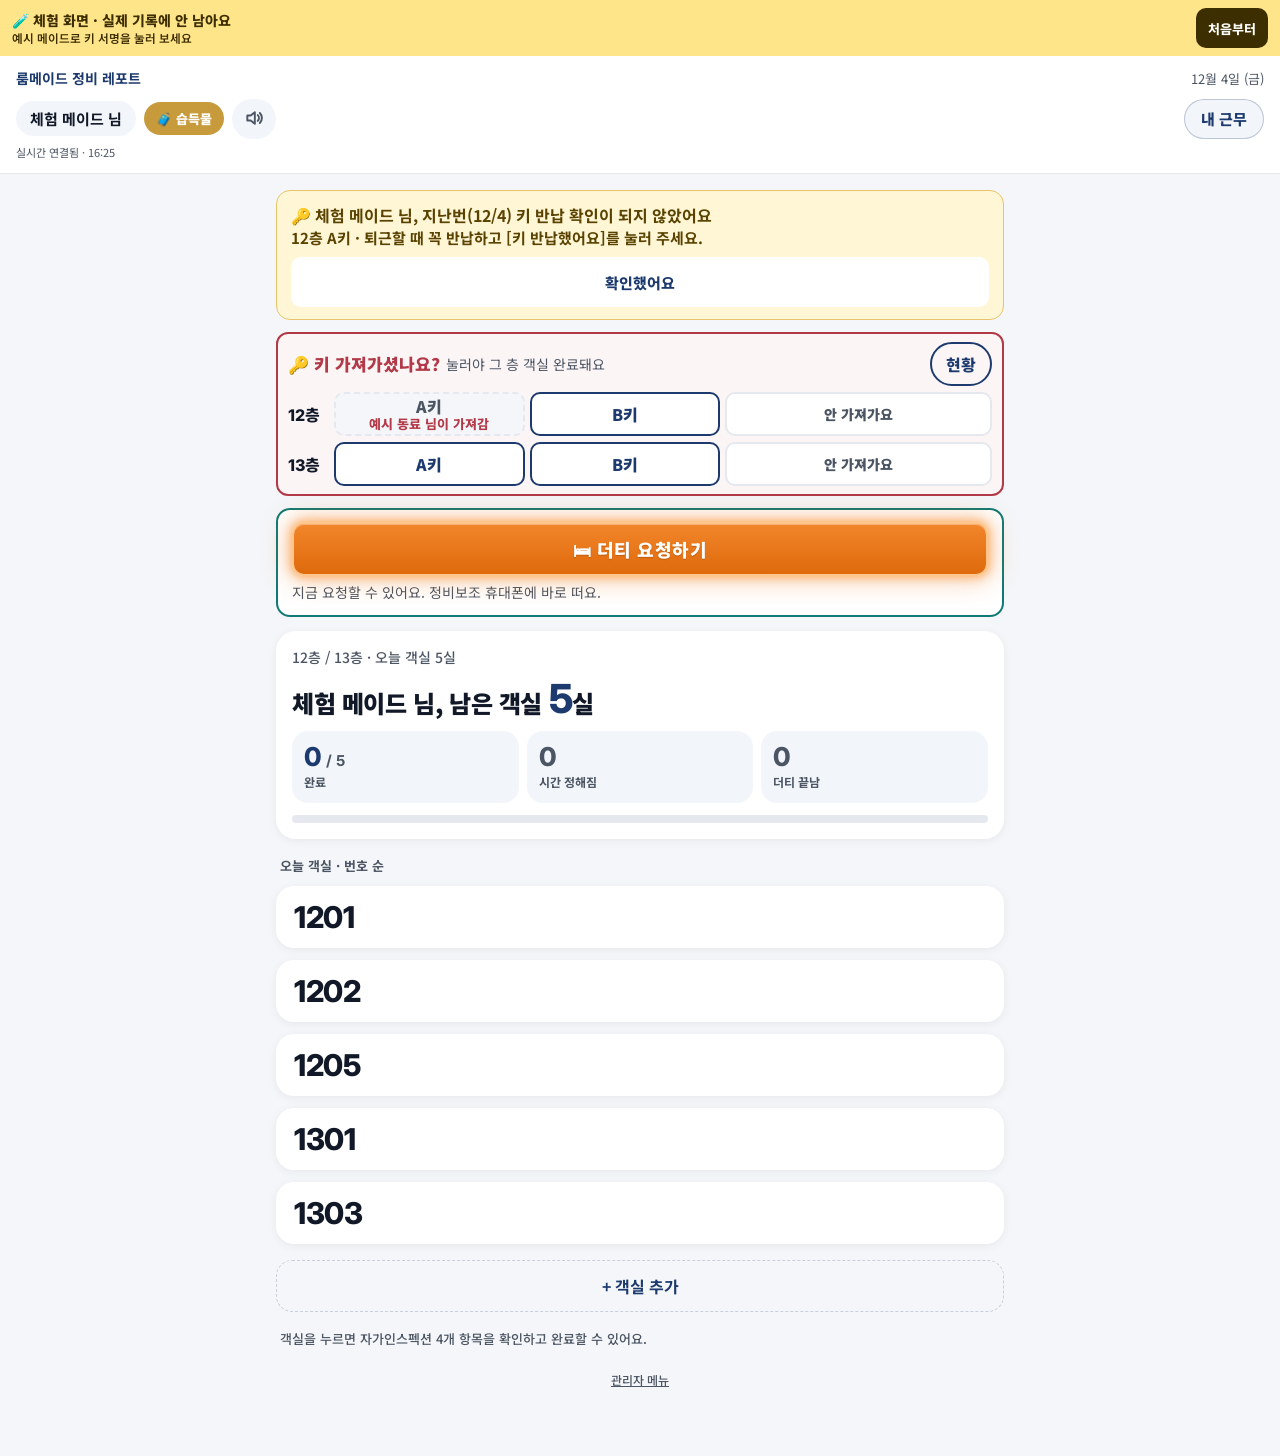
<file: demo/index.html>
<!doctype html>
<html lang="ko">
<head>
<meta charset="utf-8">
<meta name="color-scheme" content="only light">
<meta name="viewport" content="width=device-width, initial-scale=1, viewport-fit=cover">
<title>정비 레포트 · 키 서명 체험</title>
<meta name="robots" content="noindex">
<link rel="icon" type="image/png" href="../icon-192.png">
<link rel="stylesheet" href="https://fonts.googleapis.com/css2?family=Noto+Sans+KR:wght@400;500;700;900&family=Inter:wght@600;700;800&display=swap">
<link rel="stylesheet" href="../app/style.css?v=2026.11.28-2">
<!-- 체험 (2026-11-19): 정비 레포트 화면(app.js)을 그대로 쓰되, 저장소(store.js)만 이 폴더의 가짜로 바꿔 끼움 → 실제 기록에 안 남음 -->
<script type="importmap">{ "imports": { "../app/store.js": "./store.js" } }</script>
<style>
.demo{position:sticky;top:0;z-index:30;background:#FFE58A;color:#3D2E00;font:800 14px "Noto Sans KR",sans-serif;padding:8px 12px;display:flex;align-items:center;gap:8px}
.demo span{flex:1;line-height:1.35}.demo small{display:block;font-weight:600}
.demo button{min-height:40px;border-radius:10px;border:0;background:#3D2E00;color:#fff;font:800 13px "Noto Sans KR",sans-serif;padding:0 12px;cursor:pointer}
.top{top:0}
</style>
</head>
<body>
<div class="demo"><span>🧪 체험 화면 · 실제 기록에 안 남아요<small>예시 메이드로 키 서명을 눌러 보세요</small></span><button onclick="window.__demoReset && window.__demoReset()">처음부터</button></div>
<header class="top">
  <div class="top-row"><h1>룸메이드 정비 레포트</h1><span class="date" id="date">불러오는 중</span></div>
  <div id="bar"></div>
  <div class="sync" id="sync"></div>
</header>
<main id="main"><div class="notice"><strong>체험 화면을 여는 중이에요.</strong></div></main>
<div id="sheet"></div>
<script type="module" src="../app/app.js?v=2026.11.28-2"></script>
</body>
</html>
</file>
<file: app/style.css>
/* 정비 레포트 새 앱 — 지금 앱(Index.html)과 같은 모양 그대로 + 저장 상태 띠·관리자 로그인 등 새 부분 (맨 아래) */
:root{
  --bg:#F3F5F8; --surface:#FFFFFF; --ink:#16202C; --muted:#5E6B7A; --line:#D9DFE7;
  --done:#2E7D4F; --done-soft:#E2F2E8; --issue:#B23A48; --issue-soft:#FBEBED; --navy:#10233F; --warn:#B23A48; --accent:#1F5FA8;
  --f-body:"Noto Sans KR","Apple SD Gothic Neo","Malgun Gothic",sans-serif;
  --f-num:"IBM Plex Mono",ui-monospace,Menlo,monospace;
  --t-vip:#1E8E3E; --t-grp:#D93025; --t-stay:#E8710A; --t-pink:#D6338A; --t-theme:#F4C20D; --t-duty:#3BA7E0;
  --t-due:#10233F; --t-ext:#8D7B6A; --t-room:#117A75; --t-royal:#5B4FCF; --t-set:#6B7785; --t-care:#8A4B12;
  --stamp:#1B3A6B; --warn-red:#C62828;
}
@media (rm-light-only){:root{
  --bg:#0E141C; --surface:#17202B; --ink:#E8EDF3; --muted:#9AA7B6; --line:#2A3644;
  --done:#5CC28A; --done-soft:#173326; --issue:#F07A88; --issue-soft:#3A1D23; --navy:#0A1830; --warn:#F07A88; --accent:#7FB0E8;
  --t-vip:#34A853; --t-grp:#EA4335; --t-stay:#F28B30; --t-pink:#E85AA5; --t-theme:#F4C20D; --t-duty:#5BC0F0;
  --t-due:#C9D6E8; --t-ext:#B8A898; --t-room:#5CC9C2; --t-royal:#9A90F0; --t-set:#9AA7B6; --t-care:#E0A060;
  --stamp:#6F9BE0; --warn-red:#FF6B6B; color-scheme:dark}}
*{box-sizing:border-box}
:root{color-scheme:light}  /* 휴대폰 다크 모드와 관계없이 항상 밝은 화면 */
html,body{margin:0}
body{background:var(--bg);color:var(--ink);font-family:var(--f-body);font-size:16px;line-height:1.45}
button{font-family:inherit}
.top{position:sticky;top:0;z-index:5;background:var(--navy);color:#fff;padding:calc(12px + env(safe-area-inset-top)) 16px 10px}
.top-row{display:flex;align-items:baseline;justify-content:space-between;gap:12px;flex-wrap:wrap}
.top h1{margin:0;font-size:17px;font-weight:900}
.top .date{font-size:13px;opacity:.8}
.mebar{display:flex;align-items:center;gap:8px;margin-top:10px;flex-wrap:wrap}
.mechip{border-radius:99px;padding:7px 14px;font:700 15px var(--f-body);background:#fff;color:var(--navy)}
.tbtn{border:1px solid rgba(255,255,255,.35);background:transparent;color:#fff;border-radius:99px;padding:7px 12px;font:700 13px var(--f-body);cursor:pointer;position:relative}
.tbtn .dot{position:absolute;top:-2px;right:-2px;width:10px;height:10px;border-radius:50%;background:#FF6B6B;border:2px solid var(--navy)}
.sync{font-size:11px;opacity:.75;margin-top:6px;min-height:15px}
main{padding:16px 16px 56px;max-width:760px;margin:0 auto;display:flex;flex-direction:column;gap:12px}
.notice{background:var(--surface);border:1px solid var(--line);border-radius:12px;padding:14px 16px;color:var(--muted);font-size:14px}
.notice strong{color:var(--ink)}
.pick{background:var(--surface);border:1px solid var(--line);border-radius:16px;padding:18px 16px;display:flex;flex-direction:column;gap:12px}
.pick h2{margin:0;font-size:20px;font-weight:900}
.pick p{margin:0;color:var(--muted);font-size:13px}
.names{display:grid;grid-template-columns:repeat(auto-fill,minmax(120px,1fr));gap:10px}
.names button{min-height:58px;padding:10px 12px;border-radius:12px;border:1.5px solid var(--line);background:var(--bg);color:var(--ink);font:900 18px var(--f-body);cursor:pointer}
.adminin{align-self:flex-start;border:0;background:transparent;color:var(--muted);font:700 13px var(--f-body);text-decoration:underline;cursor:pointer;padding:4px 0}
.sum{background:var(--surface);border:1px solid var(--line);border-left:6px solid var(--accent);border-radius:14px;padding:14px 16px}
.sum .who{font-size:15px;color:var(--muted);font-weight:700}
.sum .who b{color:var(--ink);font-size:18px;font-weight:900}
.sum .left{display:flex;align-items:baseline;gap:8px;margin-top:4px;flex-wrap:wrap}
.sum .n{font:600 40px/1 var(--f-num);color:var(--accent)}
.sum .u{font-size:16px;font-weight:700}
.sum .of{margin-left:auto;font:600 14px var(--f-num);color:var(--muted)}
.sum.alldone{border-left-color:var(--stamp);background:color-mix(in srgb,var(--stamp) 7%,var(--surface))} .sum.alldone .n{color:var(--stamp);font:900 30px/1.2 var(--f-body)}
.meter{height:8px;border-radius:99px;background:var(--line);overflow:hidden;margin-top:10px}
.meter>i{display:block;height:100%;width:0;background:var(--accent);transition:width .4s}
.sum.alldone .meter>i{background:var(--stamp)}
.alert{margin-top:10px;padding:8px 12px;border-radius:10px;background:#10233F;color:#fff;font-weight:700;font-size:14px}
.sec{font-size:13px;font-weight:900;color:var(--muted);margin:6px 2px -4px}
.room{display:flex;gap:12px;align-items:flex-start;width:100%;text-align:left;background:var(--surface);border:1.5px solid var(--line);border-radius:14px;padding:14px;cursor:pointer;color:var(--ink);touch-action:manipulation}
.room .no{font:600 28px/1 var(--f-num);min-width:78px}
.room .mid{flex:1;min-width:0;display:flex;flex-direction:column;gap:6px}
.room .nt{font-size:15px;font-weight:700}
.room .tl{font:800 16px var(--f-body);color:var(--warn-red)}
.room .tl.off{color:var(--muted);font-weight:600;font-size:14px}
.room .st .left{display:inline-block;min-width:58px;text-align:center;border:2px solid var(--warn-red);color:var(--warn-red);border-radius:12px;padding:5px 6px;font:800 14px/1.25 var(--f-body)}
.room .st .left small{font-size:11px;font-weight:700}
.room .st .left.late{background:var(--warn-red);color:#fff}
.room.pri{border-color:color-mix(in srgb,var(--warn-red) 45%,var(--line));box-shadow:inset 5px 0 0 var(--warn-red)}
.alert .jump{border:0;background:rgba(255,255,255,.16);color:#fff;font:700 14px var(--f-body);border-radius:8px;padding:3px 8px;margin:4px 4px 0 0;cursor:pointer}
.room.flash{animation:flash 1.4s ease-out}
@keyframes flash{0%,40%{box-shadow:0 0 0 4px var(--warn-red)}100%{box-shadow:none}}
.room .mm{font-size:13px;color:var(--muted);overflow-wrap:anywhere}
.room .st{flex:0 0 auto;text-align:right;font:700 14px var(--f-body);color:var(--muted)}
.room .st b{display:block;font:600 13px var(--f-num)}
.room{position:relative;overflow:hidden}
.room.dirty{box-shadow:inset 5px 0 0 var(--t-room)}
.room .dt{display:inline-flex;align-self:flex-start;gap:4px;align-items:center;background:var(--t-room);color:#fff;font:800 14px var(--f-body);border-radius:999px;padding:4px 10px}
.sum .dirtyline{margin-top:10px;font-size:15px;font-weight:700;color:var(--t-room)}
.sum .dirtyline .jump{border:1.5px solid var(--t-room);background:transparent;color:var(--t-room);font:800 14px var(--f-body);border-radius:8px;padding:3px 9px;margin:4px 4px 0 0;cursor:pointer}
.room.done{border-color:var(--stamp);min-height:100px}
.room.done .mid{padding-right:78px}
.room.done .st{display:none}
.seal{position:absolute;right:12px;top:50%;width:82px;height:82px;margin-top:-41px;border-radius:50%;border:3px solid var(--stamp);box-shadow:inset 0 0 0 2px var(--surface),inset 0 0 0 4px var(--stamp);color:var(--stamp);display:flex;flex-direction:column;align-items:center;justify-content:center;transform:rotate(-12deg);background:color-mix(in srgb,var(--stamp) 6%,transparent);pointer-events:none}
.seal i{font:800 9px/1 var(--f-body);font-style:normal;letter-spacing:2px;margin-bottom:3px}
.seal b{font:900 14.5px/1.1 var(--f-body);letter-spacing:.5px}
.seal span{font:700 12px/1 var(--f-num);margin-top:4px}
.seal .ck{font:900 15px/1 var(--f-body);margin-top:3px}
.memo-mk{align-self:flex-start;font:700 12px var(--f-body);color:var(--stamp)}
.pop .seal{animation:sealIn .42s cubic-bezier(.25,1.4,.45,1)}
.pop{animation:thud .42s ease-out}
@keyframes sealIn{0%{transform:translateY(-30px) scale(1.9) rotate(-28deg);opacity:0}55%{transform:scale(.9) rotate(-10deg);opacity:1}75%{transform:scale(1.04) rotate(-13deg)}100%{transform:scale(1) rotate(-12deg)}}
@keyframes thud{0%,45%{transform:none}55%{transform:translateY(2px)}70%{transform:translate(-1px,-1px)}85%{transform:translate(1px,0)}100%{transform:none}}
.bump{display:inline-block;animation:bump .45s ease-out}
@keyframes bump{0%{transform:scale(1)}35%{transform:scale(1.35)}100%{transform:scale(1)}}
.toast{position:fixed;left:50%;bottom:calc(28px + env(safe-area-inset-bottom));transform:translateX(-50%);background:var(--stamp);color:#fff;font:800 17px var(--f-body);padding:14px 22px;border-radius:99px;box-shadow:0 8px 24px rgba(0,0,0,.25);z-index:40;animation:toast 2.6s ease forwards;white-space:nowrap}
@keyframes toast{0%{opacity:0;transform:translate(-50%,20px)}12%{opacity:1;transform:translate(-50%,0)}85%{opacity:1}100%{opacity:0;transform:translate(-50%,-6px)}}
.confetti{position:fixed;inset:0;pointer-events:none;z-index:39;overflow:hidden}
.confetti i{position:absolute;top:-12px;width:9px;height:14px;border-radius:2px;animation:fall 1.7s ease-in forwards}
@keyframes fall{to{transform:translateY(105vh) rotate(540deg);opacity:.9}}
@media (prefers-reduced-motion:reduce){.pop .seal,.pop,.bump,.toast,.confetti i{animation:none}.confetti{display:none}}
.room.issue{border-color:var(--issue);background:var(--issue-soft)}
.room.duehot{border-color:var(--warn-red);box-shadow:inset 5px 0 0 var(--warn-red),0 0 0 2px var(--warn-red) inset}
.tags{display:flex;gap:6px;flex-wrap:wrap}
.tag{font:700 13px var(--f-body);padding:3px 9px;border-radius:99px;color:#fff;background:var(--c)}
.tag.light{background:color-mix(in srgb,var(--c) 14%,transparent);color:var(--c)}
.tag.dk{color:#1A2530}
.scrim{position:fixed;inset:0;background:rgba(0,0,0,.5);z-index:20;display:flex;align-items:flex-end;justify-content:center}
.panel{background:var(--surface);color:var(--ink);width:100%;max-width:560px;max-height:92vh;overflow:auto;border-radius:18px 18px 0 0;padding:18px 16px calc(18px + env(safe-area-inset-bottom));display:flex;flex-direction:column;gap:14px}
.panel h3{margin:0;font-size:20px;font-weight:900}
.panel .rno{font:600 30px var(--f-num)}
.panel p{margin:0;color:var(--muted);font-size:14px}
.panel .info{background:var(--bg);border-radius:12px;padding:10px 12px;display:flex;flex-direction:column;gap:6px}
.panel .info .nt{font-weight:700;font-size:15px}
.panel .info .mm{font-size:13px;color:var(--muted)}
.chk{display:flex;flex-direction:column;gap:8px}
.chk .it{display:flex;gap:10px;align-items:flex-start;padding:10px 12px;border:1.5px solid var(--line);border-radius:12px;background:var(--surface);color:var(--ink);text-align:left;width:100%;font:inherit}
.chk .it b{font-size:16px;font-weight:900;min-width:64px}
.chk .it span{font-size:14px;color:var(--muted)}
.big{min-height:64px;border:0;border-radius:14px;background:var(--done);color:#fff;font:900 18px var(--f-body);cursor:pointer;padding:12px}
.big:disabled{opacity:.5;cursor:default}
.sub{min-height:52px;border:1.5px solid var(--line);border-radius:14px;background:var(--surface);color:var(--ink);font:700 16px var(--f-body);cursor:pointer}
.sub.red{border-color:var(--issue);color:var(--issue)}
.panel textarea{width:100%;min-height:70px;font:500 15px var(--f-body);padding:10px;border-radius:10px;border:1px solid var(--line);background:var(--bg);color:var(--ink)}
.acts{display:flex;gap:8px}
.acts button{flex:1;min-height:50px;border-radius:12px;font:700 15px var(--f-body);cursor:pointer;border:1px solid var(--line);background:var(--surface);color:var(--ink)}
.acts .go{background:var(--navy);color:#fff;border-color:var(--navy)}
.acts .go:disabled{background:var(--line);border-color:var(--line);color:var(--muted);cursor:default}
.acts .danger{background:var(--warn);border-color:var(--warn);color:#fff}
.acts button:disabled{opacity:.45;cursor:default}
.err{color:var(--warn) !important;font-weight:700}
.names button:disabled{opacity:.45;cursor:default}
.foot{align-self:center;border:0;background:transparent;color:var(--muted);font:500 12px var(--f-body);text-decoration:underline;cursor:pointer;padding:12px}
.rec{font-size:14px;color:var(--muted)}
.seg2{display:flex;border:1.5px solid var(--line);border-radius:12px;overflow:hidden}
.seg2 button{flex:1;min-height:44px;border:0;background:transparent;color:var(--ink);font:700 15px var(--f-body);cursor:pointer}
.seg2 button[aria-pressed="true"]{background:var(--navy,#1D3A6E);color:#fff}
.isteps{margin:0;padding:0;list-style:none;counter-reset:s;display:flex;flex-direction:column;gap:12px}
.isteps li{counter-increment:s;display:flex;gap:12px;align-items:flex-start;font-size:17px;line-height:1.5}
.isteps li::before{content:counter(s);flex:0 0 34px;height:34px;border-radius:50%;background:var(--navy,#1D3A6E);color:#fff;font:800 17px/34px var(--f-body);text-align:center}
.isteps li small{display:block;font-size:14px;color:var(--muted)}
.isteps .em{color:var(--warn-red,#C62828)}
.inst{display:flex;gap:10px;align-items:center;background:var(--surface);border:1.5px solid var(--line);border-radius:14px;padding:10px 12px;font-size:14px;line-height:1.4}
.inst b{display:block;font-size:15px}
.inst .go{border:0;background:var(--navy,#1D3A6E);color:#fff;font:700 14px var(--f-body);border-radius:10px;padding:9px 12px;cursor:pointer;white-space:nowrap}
.inst .x{border:0;background:transparent;color:var(--muted);font:700 18px var(--f-body);cursor:pointer;padding:4px 6px}
.vent{display:flex;gap:12px;align-items:center;background:color-mix(in srgb,var(--t-room) 12%,var(--surface));border:1.5px solid var(--t-room);border-radius:14px;padding:12px 14px}
.vent .vi{font-size:28px;line-height:1}
.vent .vt{flex:1;font-size:15px;line-height:1.45}
.vent .vt b{display:block;color:var(--t-room);font-size:16px}
.vent button{border:0;background:var(--t-room);color:#fff;font:700 14px var(--f-body);border-radius:10px;padding:10px 14px;cursor:pointer;white-space:nowrap}
/* 🍚 오늘 점심 (2026-11-21) */
.lbox{border:1.5px solid var(--line);border-radius:14px;padding:12px 14px;margin:0 0 10px}
.lbox.on{background:#FFF8E8;border:2px solid #C79A3B}
.lbox h4{margin:0 0 4px;display:flex;align-items:center;gap:8px;font-size:16px;color:var(--muted)}
.lbox.on h4{color:#8A5A00}
.lbox h4 small{font-weight:500;font-size:13px;color:var(--muted)}
.lbox h4 i{font-style:normal;font-size:12px;background:#C79A3B;color:#fff;border-radius:99px;padding:2px 9px;margin-left:auto}
.lbox:not(.on) .lunchl li{font-size:15.5px;padding:5px 0}
.lnone{margin:4px 0 0;color:var(--muted);font-size:14px}
.lunchl{list-style:none;margin:2px 0 0;padding:0}
.lunchl li{padding:8px 0;border-top:1px solid var(--line);font-size:17px}
.lunchl li:first-child{border-top:0}
.lunchl li small{display:block;font-size:13px;color:var(--muted)}
.room.off{opacity:.55;cursor:default;border-style:dashed}
.room.off.mine{opacity:.8}
.room .sw{display:block;font-size:13px;font-weight:700;color:var(--t-room);margin-top:2px}
.swapban{background:color-mix(in srgb,var(--t-room) 10%,var(--surface));border:1.5px solid var(--t-room);border-radius:14px;padding:12px 14px;font-size:15px;line-height:1.5}
.swapban b{color:var(--t-room)}
.swapban .acts{margin-top:8px}
.restore{border:1.5px solid var(--line);background:var(--surface);color:var(--ink);font:700 14px var(--f-body);border-radius:10px;padding:8px 12px;cursor:pointer}
.warnbox{background:color-mix(in srgb,var(--issue) 8%,var(--surface));border:1.5px solid var(--issue);border-radius:12px;padding:10px 12px;margin:10px 0;font-size:15px;line-height:1.5}
.warnbox b{color:var(--issue)}
.swapline{display:flex;align-items:center;justify-content:center;gap:12px;margin:10px 0;font:800 26px var(--f-body)}
.swapline small{display:block;font-size:13px;font-weight:600;color:var(--muted);text-align:center}
.room.off .st{color:var(--muted)}
.addbtn{min-height:52px;border:1.5px dashed var(--line);border-radius:14px;background:transparent;color:var(--ink);font:700 16px var(--f-body);cursor:pointer;margin-top:4px}
.hint{font-size:13px;color:var(--muted);margin:2px 0 0}
.roomin{letter-spacing:6px;text-align:center;font:700 30px var(--f-num);width:200px;padding:10px;border-radius:10px;border:1px solid var(--line);background:var(--bg);color:var(--ink);align-self:center}
.rec b{color:var(--ink)}
.npanel{max-height:94vh}
.npanel .poster{width:100%;border-radius:12px;border:1px solid var(--line);display:block}.npanel .poster+.poster{margin-top:10px}
.npanel .ackbar{position:sticky;bottom:calc(-18px - env(safe-area-inset-bottom));margin:0 -16px calc(-18px - env(safe-area-inset-bottom));padding:12px 16px calc(14px + env(safe-area-inset-bottom));background:var(--surface);border-top:1px solid var(--line);display:flex;flex-direction:column;gap:8px}
.npanel .body{white-space:pre-line;font-size:16px;color:var(--ink)}
.npanel .badge{align-self:flex-start;font:700 12px var(--f-body);background:var(--t-due);color:#fff;border-radius:99px;padding:3px 10px}
.nlist .n{display:flex;justify-content:space-between;gap:10px;align-items:center;padding:12px;border:1px solid var(--line);border-radius:12px;background:var(--surface);cursor:pointer;width:100%;text-align:left;color:var(--ink);font:inherit}
.nlist .n small{color:var(--muted)}
.nlist .n .ok{color:var(--done);font-weight:700;font-size:13px;white-space:nowrap}
.nlist .n .no{color:var(--t-due);font-weight:700;font-size:13px;white-space:nowrap}
.amode{display:flex;align-items:center;gap:10px;font-size:13px;color:var(--muted);flex-wrap:wrap}
.amode b{color:var(--ink)}
.ghost{border:1px solid var(--line);background:var(--surface);color:var(--ink);border-radius:99px;padding:6px 12px;font:700 13px var(--f-body);cursor:pointer;text-decoration:none}
.card{background:var(--surface);border:1px solid var(--line);border-radius:14px;padding:14px}
.card h3{margin:0 0 8px;font-size:16px;font-weight:900}
.kpis{display:grid;grid-template-columns:repeat(3,1fr);gap:8px}
.kpi{background:var(--surface);border:1px solid var(--line);border-radius:12px;padding:10px 12px}
.kpi b{display:block;font:600 24px var(--f-num)}
.kpi span{font-size:12px;color:var(--muted)}
.list{display:flex;flex-direction:column}
.list .r{display:flex;justify-content:space-between;gap:10px;padding:8px 0;border-top:1px solid var(--line);font-size:14px}
.list .r:first-child{border-top:0}
.list .r span:last-child{color:var(--muted);text-align:right}
.list .r.hot span:last-child{color:var(--t-due);font-weight:700}
.mgrid{display:grid;grid-template-columns:repeat(auto-fill,minmax(150px,1fr));gap:8px}
.mg{border:1px solid var(--line);border-radius:12px;padding:10px;background:var(--surface);cursor:pointer;text-align:left;color:var(--ink);font:inherit}
.mg b{font-size:15px}
.mg .bar{height:6px;border-radius:99px;background:var(--line);overflow:hidden;margin:6px 0 4px}
.mg .bar i{display:block;height:100%;background:var(--accent)}
.mg.full .bar i{background:var(--done)}
.mg small{color:var(--muted);font-family:var(--f-num)}
.mg.hasissue{border-color:var(--issue)}
.back{align-self:flex-start}
.snd-btn{border:1px solid rgba(255,255,255,.35);background:transparent;color:#fff;border-radius:99px;min-width:44px;min-height:40px;padding:6px 10px;font:700 16px var(--f-body);cursor:pointer}
.snd-btn[aria-pressed="false"]{opacity:.6}

/* ---------- 새 앱에서 더한 것 */
/* 저장 상태: 연결 끊김(빨강) · 저장 대기(노랑) · 저장 안 됨(빨강, 크게) */
.band{border-radius:14px;padding:12px 14px;font-size:15px;line-height:1.5;font-weight:700}
.band b{display:block;font-size:16px}
.band.off{background:var(--warn-red);color:#fff}
.band.wait{background:#FFF1C9;color:#5C3F00}
.band.fail{background:color-mix(in srgb,var(--warn-red) 10%,var(--surface));border:2px solid var(--warn-red);color:var(--ink)}
.band.fail b{color:var(--warn-red)}
.band.ver{background:var(--navy);color:#fff;display:flex;align-items:center;gap:10px}
.band.ver span{flex:1}
.band button{border:0;border-radius:10px;padding:10px 14px;font:800 15px var(--f-body);cursor:pointer;background:#fff;color:var(--navy);white-space:nowrap}
.room .pend{align-self:flex-start;font:700 12px var(--f-body);color:#7A5400;background:#FFF1C9;border-radius:99px;padding:2px 9px}
.sum .saving{margin-top:10px;font-size:15px;font-weight:800;color:#7A5400}
/* 관리자 로그인 */
.field{display:flex;flex-direction:column;gap:6px;font-size:14px;font-weight:700;color:var(--muted)}
.field input{min-height:52px;border-radius:12px;border:1.5px solid var(--line);background:var(--bg);color:var(--ink);font:600 17px var(--f-body);padding:0 12px;width:100%}
.relay{font-size:13px;color:var(--muted)}
.relay.bad{color:var(--warn-red);font-weight:700}
.trial{font-size:11px;font-weight:800;background:#C9A14A;color:#10233F;border-radius:99px;padding:2px 8px;margin-left:6px;vertical-align:middle}

/* ---------- 내 근무 · 연차 신청 (지금 앱 MyWork.html 그대로) */
.mw-btn{margin-left:auto;border:0;background:#C9A14A;color:#10233F;border-radius:99px;padding:8px 16px;font:800 15px var(--f-body);cursor:pointer;min-height:40px;position:relative}
.mw-btn .dot{position:absolute;top:-3px;right:-3px;width:13px;height:13px;border-radius:50%;background:#FF4D4D;border:2px solid var(--navy)}
.mw{position:fixed;inset:0;z-index:25;background:var(--bg);overflow:auto;-webkit-overflow-scrolling:touch}
.mw-top{position:sticky;top:0;background:var(--navy);color:#fff;padding:calc(12px + env(safe-area-inset-top)) 16px 12px;display:flex;align-items:center;gap:10px;z-index:2}
.mw-top b{font-size:18px;font-weight:900;flex:1}
.mw-top button{border:1px solid rgba(255,255,255,.4);background:transparent;color:#fff;border-radius:99px;padding:8px 14px;font:700 15px var(--f-body);cursor:pointer}
.mw-body{max-width:640px;margin:0 auto;padding:16px 16px 48px;display:flex;flex-direction:column;gap:14px}
.mw-card{background:var(--surface);border:1px solid var(--line);border-radius:16px;padding:16px}
.mw-card h3{margin:0 0 8px;font-size:17px;font-weight:900}
.mw-mon{display:flex;align-items:center;justify-content:space-between;gap:8px}
.mw-mon button{width:48px;height:48px;border-radius:12px;border:1.5px solid var(--line);background:var(--surface);color:var(--ink);font:900 22px var(--f-body);cursor:pointer}
.mw-mon button:disabled{opacity:.3;cursor:default}
.mw-mon b{font-size:20px;font-weight:900}
.mw-big{font:900 30px/1.2 var(--f-body);color:var(--accent)}
.mw-sub{font-size:16px;font-weight:700;color:var(--muted);margin-top:4px}
.mw-cal{display:grid;grid-template-columns:repeat(7,1fr);gap:4px;margin-top:10px}
.mw-cal .h{text-align:center;font:700 13px var(--f-body);color:var(--muted);padding:2px 0}
.mw-cal .h.sun{color:var(--warn-red)}
.mw-cal .c{min-height:58px;border-radius:10px;background:var(--bg);padding:4px 2px;text-align:center;display:flex;flex-direction:column;align-items:center;gap:2px}
.mw-cal .c .d{font:700 15px var(--f-num)}
.mw-cal .c.sun .d{color:var(--warn-red)}
.mw-cal .c.work{background:color-mix(in srgb,var(--accent) 14%,var(--surface));border:1.5px solid color-mix(in srgb,var(--accent) 45%,transparent)}
.mw-cal .c.work small{font:800 12px var(--f-body);color:var(--accent);line-height:1.2}
.mw-cal .c.work small.a{color:var(--muted);font-weight:600}
.mw-cal .c.today{outline:3px solid var(--navy);outline-offset:-1px}
.mw-cal .c.none{background:transparent}
.mw-cal .c.before .d{color:var(--line)}
.mw-note{font-size:14px;color:var(--muted);margin:8px 0 0;line-height:1.5}
.mw-rem{display:flex;align-items:baseline;gap:8px}
.mw-rem .n{font:600 48px/1 var(--f-num);color:var(--done)}
.mw-rem .n.neg{color:var(--warn-red)}
.mw-rem .u{font-size:18px;font-weight:800}
.mw-facts{display:grid;grid-template-columns:repeat(3,1fr);gap:8px;margin-top:12px}
.mw-facts div{background:var(--bg);border-radius:12px;padding:10px;text-align:center}
.mw-facts b{display:block;font:600 22px var(--f-num)}
.mw-facts span{font-size:13px;color:var(--muted);font-weight:700}
.mw-next{margin-top:12px;padding:12px 14px;border-radius:12px;background:color-mix(in srgb,var(--done) 10%,var(--surface));border:1.5px solid color-mix(in srgb,var(--done) 40%,transparent);font-size:16px;font-weight:700}
.mw-pre{margin-top:10px;padding:10px 14px;border-radius:12px;background:#FCE4F1;color:#7A2350;font-size:15px;font-weight:700}
.mw-mons{display:flex;flex-wrap:wrap;gap:6px;margin-top:12px}
.mw-mons span{background:var(--bg);border-radius:99px;padding:5px 11px;font-size:14px;font-weight:700}
.mw-mons span.z{color:var(--muted);font-weight:500}
.mw-pin{display:flex;flex-direction:column;align-items:center;gap:14px;text-align:center;padding:24px 16px}
.mw-pin h3{font-size:21px;margin:0}
.mw-pin p{margin:0;font-size:16px;color:var(--muted);line-height:1.5}
.mw-pin input{letter-spacing:14px;text-align:center;font:600 34px var(--f-num);width:220px;padding:12px;border-radius:14px;border:2px solid var(--line);background:var(--bg);color:var(--ink)}
.mw-pin .err{color:var(--warn-red);font-weight:800;font-size:16px;min-height:22px}
.mw-pin button.go{min-height:58px;width:220px;border:0;border-radius:14px;background:var(--navy);color:#fff;font:900 18px var(--f-body);cursor:pointer}
.mw-pin button.go:disabled{opacity:.4}
.mw-lock{align-self:center;border:0;background:transparent;color:var(--muted);text-decoration:underline;font:600 14px var(--f-body);cursor:pointer;padding:10px}
.mw-load{padding:60px 16px;text-align:center;color:var(--muted);font-size:17px}
.mw-apply{width:100%;min-height:60px;margin-top:14px;border:0;border-radius:14px;background:var(--navy);color:#fff;font:900 18px var(--f-body);cursor:pointer}
.mw-apps{display:flex;flex-direction:column;gap:8px;margin-top:12px}
.mw-apps h4{margin:4px 0 0;font-size:15px;font-weight:900;color:var(--muted)}
.mw-app{position:relative;border:1.5px solid var(--line);border-radius:14px;padding:12px 14px;display:flex;flex-direction:column;gap:6px;background:var(--surface)}
.mw-app .l1{padding-right:44px;display:flex;align-items:center;gap:8px;flex-wrap:wrap}
.mw-x{position:absolute;z-index:2;top:6px;right:6px;min-width:44px;height:44px;border:0;border-radius:12px;background:transparent;color:var(--muted);font:700 22px var(--f-body);cursor:pointer;padding:0 8px}
.mw-x.ask{background:var(--warn-red);color:#fff;font-size:14px;font-weight:800}
.mw-app .l1 b{font-size:17px;font-weight:900}
.mw-app .l2{font-size:15px;color:var(--muted);font-weight:600}
.mw-app .l3{font-size:15px;font-weight:700;color:var(--warn-red)}
.mw-app .row{display:flex;gap:8px;flex-wrap:wrap}
.mw-app .row button{min-height:44px;padding:0 16px;border-radius:12px;border:1.5px solid var(--line);background:var(--surface);color:var(--ink);font:700 15px var(--f-body);cursor:pointer}
.mw-app.ok{border-color:color-mix(in srgb,var(--done) 55%,var(--line))}
.mw-app.no{border-color:color-mix(in srgb,var(--warn-red) 45%,var(--line))}
.mw-app.off > :not(.mw-x){opacity:.6}
.mw-st{font:800 13px var(--f-body);border-radius:99px;padding:3px 10px}
.mw-st.wait{background:#FFF1C9;color:#7A5400}
.mw-st.ok{background:var(--done);color:#fff}
.mw-st.no{background:var(--warn-red);color:#fff}
.mw-st.off{background:var(--bg);color:var(--muted)}
.mw-kd{font:800 13px var(--f-body);border-radius:8px;padding:3px 8px;background:color-mix(in srgb,var(--accent) 14%,var(--surface));color:var(--accent)}
.mw-kd.u{background:#F1E6FF;color:#5B2D91}
.mw-q{font-size:17px;font-weight:900;margin:0 0 10px}
.mw-q small{display:block;font-size:14px;font-weight:600;color:var(--muted);margin-top:2px}
.mw-seg{display:grid;grid-template-columns:repeat(auto-fit,minmax(0,1fr));gap:8px}
.mw-seg button{min-height:58px;border-radius:14px;border:2px solid var(--line);background:var(--surface);color:var(--ink);font:800 17px var(--f-body);cursor:pointer;padding:6px}
.mw-seg button small{display:block;font-size:13px;font-weight:600;color:var(--muted)}
.mw-seg button[aria-pressed="true"]{border-color:var(--navy);background:var(--navy);color:#fff}
.mw-seg button[aria-pressed="true"] small{color:rgba(255,255,255,.8)}
.mw-date{display:flex;flex-direction:column;gap:6px;font-size:15px;font-weight:800;color:var(--muted);margin-top:10px}
.mw-date input{min-height:58px;border-radius:14px;border:2px solid var(--line);background:var(--bg);color:var(--ink);font:800 19px var(--f-body);padding:0 14px;width:100%}
.mw-date input:focus{border-color:var(--navy);outline:0}
.mw-days{display:flex;align-items:center;justify-content:center;gap:14px;margin-top:12px}
.mw-days button{width:58px;height:58px;border-radius:14px;border:2px solid var(--line);background:var(--surface);color:var(--ink);font:900 26px var(--f-body);cursor:pointer}
.mw-days button:disabled{opacity:.3}
.mw-days b{font:600 34px var(--f-num);min-width:84px;text-align:center}
.mw-days span{font-size:18px;font-weight:800}
.mw-chips{display:flex;flex-wrap:wrap;gap:8px}
.mw-chips button{min-height:50px;padding:0 18px;border-radius:99px;border:2px solid var(--line);background:var(--surface);color:var(--ink);font:800 16px var(--f-body);cursor:pointer}
.mw-chips button[aria-pressed="true"]{border-color:var(--navy);background:var(--navy);color:#fff}
.mw-in{width:100%;min-height:56px;border-radius:14px;border:2px solid var(--line);background:var(--bg);color:var(--ink);font:700 18px var(--f-body);padding:0 14px;margin-top:10px}
.mw-in:focus{border-color:var(--navy);outline:0}
.mw-warn{padding:12px 14px;border-radius:12px;background:color-mix(in srgb,var(--warn-red) 9%,var(--surface));border:1.5px solid var(--warn-red);font-size:15px;font-weight:700;line-height:1.5}
.mw-warn b{color:var(--warn-red)}
.mw-go{position:sticky;bottom:12px;min-height:62px;border:0;border-radius:16px;background:var(--done);color:#fff;font:900 19px var(--f-body);cursor:pointer;box-shadow:0 6px 18px rgba(0,0,0,.18)}
.mw-go:disabled{background:var(--line);color:var(--muted);box-shadow:none;cursor:default}
.mw-back{min-height:52px;border-radius:14px;border:1.5px solid var(--line);background:var(--surface);color:var(--ink);font:700 16px var(--f-body);cursor:pointer}
.mw-err{color:var(--warn-red);font-weight:800;font-size:16px;margin:0}
.mw-paper{width:100%;overflow:hidden;border-radius:6px;box-shadow:0 2px 12px rgba(0,0,0,.18);background:#fff}
.mw-paper .lf-page{transform-origin:0 0}
.mw-pad{position:relative;border:2.5px dashed var(--navy);border-radius:14px;background:#fff;touch-action:none}
.mw-pad canvas{display:block;width:100%;height:auto;aspect-ratio:300/120;touch-action:none;cursor:crosshair}
.mw-pad .ph{position:absolute;inset:0;display:flex;align-items:center;justify-content:center;color:#9AA7B6;font:800 20px var(--f-body);pointer-events:none}
.mw-done{text-align:center;padding:28px 16px;display:flex;flex-direction:column;gap:12px;align-items:center}
.mw-done .ic{font-size:56px;line-height:1}
.mw-done h3{font-size:22px;margin:0}
.mw-done p{margin:0;font-size:16px;color:var(--muted);line-height:1.6}
/* 정비보고서 올리기 (⑦ 2026-11-05) */
.upcard .upbtn{width:100%;min-height:48px;border-radius:12px;font:700 16px var(--f-body);margin-bottom:6px}
.upsum{margin:10px 0 4px;font-size:15px;line-height:1.55}
.upsum p{margin:4px 0}
.upchk{list-style:none;margin:6px 0;padding:0;font-size:14px}
.upchk li{padding:2px 0}
.upchk li.no{color:var(--warn-red);font-weight:700}
.upsum details{margin-top:6px;font-size:14px}
.upsum summary{cursor:pointer;color:var(--muted)}
.upcard .upbtn{background:var(--navy);color:#fff;border:0;cursor:pointer}

/* =====================================================================
   디자인 A+ (2026-11-06) — A 클린 화이트 + 인사·숫자 칸 + 금색은 '오늘 끝'에만
   원칙: 버튼 위치·누르는 방법 그대로, 움직임 2초 안, 화면 막지 않기, 움직임 줄이기 존중
   ===================================================================== */
:root{
  --bg:#F4F6F9; --surface:#FFFFFF; --ink:#111827; --muted:#4B5563; --line:#E5E8EE;
  --navy:#1D3A6E; --accent:#1D3A6E; --done:#1E8E3E; --done-soft:#F5FBF7; --stamp:#1E8E3E;
  --warn-red:#B42318; --red-soft:#FDECEC; --teal:#0F6B5C; --teal-soft:#E7F5F2; --tile:#F2F5FA;
  --gold:#A77A1E; --gold-line:#C79A3B; --shadow:0 2px 10px rgba(17,24,39,.06);
  --f-num:"Inter","Noto Sans KR",system-ui,sans-serif;
}
@media (rm-light-only){:root{
  --bg:#0E141C; --surface:#17202B; --ink:#E8EDF3; --muted:#A3AFBD; --line:#2A3644;
  --navy:#0F2342; --accent:#8FB6EC; --done:#5CC28A; --done-soft:#14281D; --stamp:#5CC28A;
  --warn-red:#FF8A80; --red-soft:#3A1D20; --teal:#4FC3B0; --teal-soft:#12302B; --tile:#1E2936;
  --gold:#E3BE6A; --gold-line:#C79A3B; --shadow:none}}
body{font-variant-numeric:tabular-nums}
.ic{width:1.05em;height:1.05em;flex:0 0 auto;fill:none;stroke:currentColor;stroke-width:2.3;stroke-linecap:round;stroke-linejoin:round;vertical-align:-.15em}

/* 머리: 메이드는 흰 바탕, 관리자는 남색 (휴대폰 맨 위 상태줄 칸은 남색으로 남겨 시계 글씨가 보이게) */
.top{background:linear-gradient(var(--navy) 0 env(safe-area-inset-top),var(--surface) 0);color:var(--ink);border-bottom:1px solid var(--line);padding-bottom:12px}
.top h1{font-size:14px;font-weight:700;color:var(--accent)}
.top .date{color:var(--muted);opacity:1}
.mechip{background:var(--tile);color:var(--ink)}
.tbtn{border:0;background:var(--tile);color:var(--accent)}
.tbtn .dot{border-color:var(--surface)}
.snd-btn{border:0;background:var(--tile);color:var(--muted)}
.snd-btn .ic{width:20px;height:20px}
.sync{color:var(--muted);opacity:1}
.mw-btn{background:var(--tile);color:var(--accent);border:1.5px solid color-mix(in srgb,var(--accent) 25%,transparent)}
.mw-btn .dot{border-color:var(--surface)}
body.adm .top{background:var(--navy);color:#fff;border-bottom:0}
body.adm .top h1,body.adm .top .date,body.adm .sync{color:#fff}
body.adm .top .date,body.adm .sync{opacity:.8}
body.adm .mechip{background:#fff;color:var(--navy)}
body.adm .tbtn,body.adm .snd-btn{background:rgba(255,255,255,.14);color:#fff}

/* 요약 → 인사 + 숫자 칸 3개 */
.sum{border:0;border-left:0;border-radius:20px;padding:16px;box-shadow:var(--shadow);display:flex;flex-direction:column;gap:12px}
.sum .who{font-size:14px;font-weight:500;color:var(--muted)}
.greet{font-size:24px;font-weight:900;letter-spacing:-.4px;line-height:1.3}
.greet em{font-style:normal;color:var(--accent)}
.greet .n{font-family:var(--f-num);font-weight:800;display:inline-block}
.sum.alldone{background:var(--surface)}
.sum.alldone .greet em{color:var(--done)}
.stats{display:grid;grid-template-columns:repeat(3,minmax(0,1fr));gap:8px}
.stat{border:0;border-radius:16px;padding:12px;display:flex;flex-direction:column;gap:2px;text-align:left;background:var(--tile);color:var(--ink);font:inherit;min-height:72px}
button.stat{cursor:pointer;touch-action:manipulation}
.stat b{font:800 26px/1.1 var(--f-num);color:var(--accent)}
.stat b small{font-size:15px;color:var(--muted);font-weight:700}
.stat span{font-size:12px;font-weight:700;color:var(--muted)}
.stat.due{background:var(--red-soft)} .stat.due b{color:var(--warn-red)} .stat.due span{color:color-mix(in srgb,var(--warn-red) 80%,var(--ink))}
.stat.dirty{background:var(--teal-soft)} .stat.dirty b{color:var(--teal)} .stat.dirty span{color:color-mix(in srgb,var(--teal) 80%,var(--ink))}
.stat.zero{background:var(--tile)} .stat.zero b{color:var(--muted)} .stat.zero span{color:var(--muted)}
.sum.alldone .stat.done b{color:var(--done)}
.meter{margin-top:0}
.meter>i{background:var(--done)}
.sum .saving{margin:0;color:#7A5400}
.alert{margin:0;display:flex;gap:8px;align-items:flex-start;background:var(--red-soft);color:var(--warn-red);border-radius:12px;font-size:14px}
.alert .ic{margin-top:3px}
.alert .jump{background:var(--surface);color:var(--warn-red);border:1.5px solid color-mix(in srgb,var(--warn-red) 35%,transparent)}
body.adm main>.alert{background:var(--red-soft);color:var(--warn-red)}
.sum .dirtyline{margin:0;display:flex;gap:8px;align-items:flex-start;background:var(--teal-soft);color:var(--teal);border-radius:12px;padding:8px 12px;font-size:14px}
.sum .dirtyline .ic{margin-top:3px}
.sum .dirtyline .jump{background:var(--surface);border-color:color-mix(in srgb,var(--teal) 45%,transparent);color:var(--teal)}

/* 객실 카드 */
.sec{color:var(--muted);font-weight:700;margin:6px 4px -2px}
.room{border:0;border-radius:18px;padding:16px 18px;box-shadow:var(--shadow);gap:14px;outline:0 solid transparent;transition:transform .12s ease}
.room:active{transform:scale(.985)}
.room .no{font:800 30px/1 var(--f-num);min-width:84px;letter-spacing:-.5px}
.room .tl{display:inline-flex;align-items:center;gap:6px;font-size:15px;font-weight:700}
.room .tl.off{display:inline-flex}
.room .nt{font-weight:500}
.room.pri{box-shadow:var(--shadow);outline:2px solid color-mix(in srgb,var(--warn-red) 35%,transparent);outline-offset:-2px;border-color:transparent}
.room.duehot{outline:2px solid var(--warn-red);outline-offset:-2px;box-shadow:var(--shadow)}
.room .st .left{background:var(--warn-red);color:#fff;border:0;border-radius:10px;padding:6px 8px;font-size:13px}
.room .st .left.late{background:#7A1A12}
.room.dirty{box-shadow:var(--shadow)}
.room .dt{background:var(--teal);font-size:13px;font-weight:700;gap:6px;padding:4px 11px}
.room.done{background:var(--done-soft);outline:1.5px solid color-mix(in srgb,var(--done) 45%,transparent);outline-offset:-1.5px;box-shadow:none;min-height:96px}
.room.done .no{color:var(--done)}
.seal{border-width:4px;width:72px;height:72px;margin-top:-36px;box-shadow:none;background:transparent;transform:rotate(-14deg)}
.seal b{font-size:13px}
.room.issue{background:var(--red-soft);outline:1.5px solid var(--warn-red);outline-offset:-1.5px}
.room.off{box-shadow:none;outline:1.5px dashed var(--line);outline-offset:-1.5px}
.room .pend{background:#FFF1C9}
.addbtn{border-color:#C9D0DA;border-radius:16px;color:var(--accent)}
.notice,.pick,.card,.vent,.inst,.swapban{border-color:transparent;box-shadow:var(--shadow);border-radius:18px}
.vent,.swapban{border-color:color-mix(in srgb,var(--t-room) 35%,transparent)}
.names button{background:var(--surface);border:1.5px solid var(--line);border-radius:14px}
/* 잉크 도장: 크게 떨어져서 '쿵' — 0.45초 */
@keyframes sealIn{0%{transform:translateY(-26px) scale(1.8) rotate(-30deg);opacity:0;filter:blur(1.5px)}55%{transform:scale(.92) rotate(-12deg);opacity:1;filter:none}75%{transform:scale(1.04) rotate(-15deg)}100%{transform:scale(1) rotate(-14deg)}}

/* 창 */
.panel{border-radius:24px 24px 0 0}
.panel .rno{font:800 30px var(--f-num)}
.big{background:var(--done);border-radius:16px}
.acts .go{background:var(--navy);border-color:var(--navy)}
.chk .it{border-radius:14px}

/* 관리자 화면 */
.kpi{border:0;border-radius:16px;box-shadow:var(--shadow)}
.kpi b{font:800 24px var(--f-num)}
.kpi:nth-child(1){background:var(--navy);color:#fff} .kpi:nth-child(1) span,.kpi:nth-child(1) small{color:rgba(255,255,255,.85)}
.kpi:nth-child(2) b{color:var(--warn-red)}
.mg{border:0;border-radius:16px;box-shadow:var(--shadow);padding:12px 14px}
.mg b{font-size:16px;font-weight:900}
.mg .bar i{background:var(--navy)}
.mg.full{background:var(--done-soft);outline:1.5px solid color-mix(in srgb,var(--done) 45%,transparent);outline-offset:-1.5px;box-shadow:none}
.mg.full b{color:var(--done)} .mg.full .bar i{background:var(--done)}
.mg.hasissue{outline:1.5px solid var(--warn-red);outline-offset:-1.5px}
.card h3{display:flex;align-items:center;gap:6px}
.card h3 .ic{color:var(--warn-red)}
.list .r.hot span:last-child{color:var(--warn-red)}
@media (rm-light-only){.kpi:nth-child(1){background:#24406F}}

/* 오늘 끝 카드 (금색은 여기만) — 누르면 닫힘, 5초 뒤 저절로 */
.fincard{position:fixed;inset:0;z-index:38;display:flex;align-items:center;justify-content:center;padding:24px;background:rgba(17,24,39,.28);animation:fcIn .25s ease-out}
.fincard.out{opacity:0;transition:opacity .25s}
.fincard .fc{width:100%;max-width:330px;background:var(--surface);border-radius:28px;padding:28px 24px 22px;box-shadow:0 24px 60px rgba(17,24,39,.3);display:flex;flex-direction:column;align-items:center;gap:8px;text-align:center;animation:fcPop .5s cubic-bezier(.25,1.4,.45,1)}
.gold-seal{width:96px;height:96px;border-radius:50%;border:5px solid var(--gold-line);outline:1.5px solid var(--gold-line);outline-offset:-12px;color:var(--gold);display:flex;flex-direction:column;align-items:center;justify-content:center;transform:rotate(-10deg);line-height:1.15;animation:sealIn .5s .15s cubic-bezier(.25,1.4,.45,1) both}
.gold-seal i{font:800 10px var(--f-num);font-style:normal;letter-spacing:2px}
.gold-seal b{font-size:20px;font-weight:900}
.fincard .fn{font:800 44px/1.1 var(--f-num);color:var(--done);margin-top:6px}
.fincard .ft{font-size:22px;font-weight:900}
.fincard .fs{font-size:14px;color:var(--muted)}
.fincard .big{width:100%;margin-top:10px;min-height:52px;background:var(--navy)}
@keyframes fcIn{from{opacity:0}to{opacity:1}}
@keyframes fcPop{0%{transform:translateY(16px) scale(.94);opacity:0}100%{transform:none;opacity:1}}
.toast{background:var(--navy)}
@media (prefers-reduced-motion:reduce){.fincard,.fincard .fc,.gold-seal{animation:none}.room{transition:none}}
.sum .stat .of{margin-left:0;font:800 26px/1.1 var(--f-num);color:var(--accent)}
.sum.alldone .stat .of{color:var(--done)}
@media (rm-light-only){.room .dt{color:#0B2A24}.stat.due span,.stat.dirty span{color:var(--ink)}}
/* 마감 대조 (2026-11-06) */
.vfcard h3 .ic{color:var(--done)}
.vf-sum{display:flex;flex-direction:column;gap:2px;border-radius:16px;padding:14px 16px;background:var(--done-soft);outline:1.5px solid color-mix(in srgb,var(--done) 40%,transparent);outline-offset:-1.5px}
.vf-sum b{font-size:22px;font-weight:900;color:var(--done)}
.vf-sum span{font-size:14px;color:var(--muted)}
.vf-sum.bad{background:var(--red-soft);outline-color:color-mix(in srgb,var(--warn-red) 40%,transparent)}
.vf-sum.bad b{color:var(--warn-red)}
.vf-sec h4{margin:4px 0 0;font-size:16px;font-weight:900;display:flex;align-items:baseline;gap:6px}
.vf-sec h4 small{font:700 14px var(--f-num);color:var(--muted)}
.vf-sec.miss h4{color:var(--warn-red)} .vf-sec.diff h4,.vf-sec.extra h4{color:#8A5A00}
.vf-r{display:flex;gap:12px;align-items:baseline;padding:9px 12px;border-radius:12px;background:var(--bg);margin-top:6px;font-size:14px}
.vf-r b{font:800 18px var(--f-num);min-width:52px}
.vf-sec.miss .vf-r{background:var(--red-soft)}
.vf-sec.only .vf-r{color:var(--muted)}
@media (prefers-color-scheme:dark){:root{color-scheme:only light}}  /* 삼성 인터넷 등 강제 어둡게 막기: 다크 모드를 사이트가 직접 처리한다고 알림 → 그래도 밝은 화면 */
.vfcard .upbtn{width:100%;min-height:48px;border-radius:12px;font:700 16px var(--f-body);background:var(--navy);color:#fff;border:0;cursor:pointer}
/* 2인 1조 (부부 메이드) 2026-11-07 */
.room .no .own{display:block;margin-top:6px;font:700 12px/1 var(--f-body);color:var(--muted);background:color-mix(in srgb,var(--muted) 12%,transparent);border-radius:6px;padding:3px 6px;width:max-content}
.teamb{display:inline-block;font:800 11px/1 var(--f-body);color:var(--navy);border:1.5px solid var(--navy);border-radius:6px;padding:2px 5px;margin-right:6px;vertical-align:1px}
.sum .who .each{font-size:13px;color:var(--muted);font-weight:600}
.names button.teampick{position:relative;font-size:16px;letter-spacing:-.3px;white-space:nowrap;padding:10px 6px}
.names button.teampick small{position:absolute;top:-8px;right:8px;font:800 10px/1 var(--f-body);color:#fff;background:var(--navy);border-radius:6px;padding:3px 5px;letter-spacing:0}
/* 내 근무: 2인 1조 사람 바꾸기 */
.mw-who{display:flex;gap:8px;padding:10px 16px;background:var(--surface);border-bottom:1px solid var(--line);z-index:1}
.mw-who button{flex:1;min-height:44px;border-radius:12px;border:1.5px solid var(--line);background:var(--bg);color:var(--ink);font:800 16px var(--f-body);cursor:pointer}
.mw-who button[aria-pressed="true"]{background:var(--navy);border-color:var(--navy);color:#fff}
/* 관리자 메뉴(탭) · 이상 알림 · 메이드 정렬 (2026-11-07) */
.aals{display:flex;flex-direction:column;gap:6px}
.aal{display:block;width:100%;text-align:left;border:0;border-radius:12px;padding:11px 14px;background:color-mix(in srgb,var(--warn-red) 10%,var(--surface));color:var(--warn-red);font:700 14px var(--f-body);cursor:pointer;box-shadow:inset 4px 0 0 var(--warn-red)}
.aal b{text-decoration:underline}
.atabs{position:sticky;top:0;z-index:5;display:grid;grid-template-columns:repeat(4,1fr);gap:4px;padding:4px;margin:2px 0;background:var(--surface);border:1px solid var(--line);border-radius:14px;box-shadow:0 2px 8px rgba(15,23,42,.06)}
.atabs button{position:relative;min-height:44px;border:0;border-radius:10px;background:transparent;color:var(--muted);font:800 15px var(--f-body);cursor:pointer}
.atabs button[aria-pressed="true"]{background:var(--navy);color:#fff}
.atabs button i{position:absolute;top:5px;right:8px;min-width:16px;height:16px;padding:0 4px;border-radius:99px;background:var(--warn-red);color:#fff;font:800 10px/16px var(--f-body);font-style:normal}
.mghead{display:flex;align-items:center;justify-content:space-between;gap:8px;flex-wrap:wrap}
.mgsort{display:flex;gap:4px}
.mgsort button{border:1.5px solid var(--line);background:var(--surface);color:var(--muted);border-radius:99px;padding:5px 11px;font:700 13px var(--f-body);cursor:pointer}
.mgsort button[aria-pressed="true"]{border-color:var(--navy);color:var(--navy);background:color-mix(in srgb,var(--navy) 8%,var(--surface))}
/* VOC (2026-11-07) */
.vtxt{width:100%;box-sizing:border-box;font:500 15px/1.5 var(--f-body);padding:10px 12px;border-radius:12px;border:1.5px solid var(--line);background:var(--bg);color:var(--ink);resize:vertical}
.vitem{background:var(--surface);border:1px solid var(--line);border-radius:14px;padding:12px 14px;margin:8px 0;box-shadow:inset 4px 0 0 var(--warn-red)}
.vitem.good{box-shadow:inset 4px 0 0 #1f8a4c}
.vtop{display:flex;flex-wrap:wrap;align-items:center;gap:6px}
.vk{font:800 12px var(--f-body);color:#fff;background:var(--warn-red);border-radius:6px;padding:3px 7px}
.vitem.good .vk{background:#1f8a4c}
.vcat{font:700 12px var(--f-body);color:var(--muted);background:color-mix(in srgb,var(--muted) 12%,transparent);border-radius:6px;padding:3px 7px}
.vroom{font:700 18px var(--f-num);color:var(--ink)}
.vdate{margin-left:auto;font-size:12px;color:var(--muted)}
.vtext{margin:8px 0;font-size:15px;line-height:1.5}
.vresp{display:flex;flex-wrap:wrap;align-items:center;gap:6px}
.vchip{border:1.5px solid var(--line);background:var(--surface);color:var(--muted);border-radius:99px;padding:4px 11px;font:700 13px var(--f-body);cursor:pointer}
.vchip.on{border-color:var(--navy);background:var(--navy);color:#fff}
.vtypes{font-size:12px;color:var(--muted)}
.vwho{margin-top:8px;font-size:14px;padding:8px 10px;border-radius:10px;background:color-mix(in srgb,var(--navy) 6%,var(--surface))}
.vwho small{color:var(--muted)}
.vwarn{color:var(--warn-red);font-weight:700}
.vitem.vskip{opacity:.55}
.vdupb{background:#6b7280;color:#fff;border-radius:999px;padding:2px 8px;font-size:12px;font-weight:700}
.vdup{margin:6px 0 0;font-size:13px;color:#8a5a00;background:#fff6e0;border-radius:8px;padding:6px 8px}
.vdup button{margin-left:6px;font-size:12px;padding:3px 8px}
.vacts{display:flex;gap:8px;justify-content:flex-end;margin-top:8px}
.vacts button{border:1px solid var(--line);background:var(--surface);color:var(--ink);border-radius:99px;padding:5px 12px;font:700 13px var(--f-body);cursor:pointer}
.vacts button.dangerl{color:var(--warn-red)}
.vtabs{display:flex;flex-wrap:wrap;align-items:center;gap:6px;margin:4px 0}
.vtabs>button[data-vtab]{border:1.5px solid var(--line);background:var(--surface);color:var(--muted);border-radius:99px;padding:6px 12px;font:800 14px var(--f-body);cursor:pointer}
.vtabs>button[data-vtab][aria-pressed="true"]{border-color:var(--navy);background:var(--navy);color:#fff}
.vper{display:flex;align-items:center;gap:6px;margin-left:auto}
.vper button{border:1px solid var(--line);background:var(--surface);border-radius:8px;width:32px;height:32px;font:700 16px var(--f-body);cursor:pointer;color:var(--ink)}
.vcsv{border:1.5px solid #1f8a4c;color:#1f8a4c;background:var(--surface);border-radius:99px;padding:6px 12px;font:800 13px var(--f-body);cursor:pointer}
.kpis .kpi.vgood b{color:#1f8a4c}

/* 허브 안에서 열기 (2026-11-18): 머리 줄 숨김 — 허브 창 위쪽에 제목·닫기 버튼이 있음 */
html.inhub body>header.top{display:none}
html.inhub main{padding-top:12px}

/* ---------- 🔑 플로어키 서명 (2026-11-19) — 레포트가 주인공이라 작게: 다 알리면 한 줄, 안 알린 층만 버튼 */
.keyband{background:var(--surface);border:1.5px solid var(--line);border-radius:12px;padding:8px 10px;display:flex;flex-direction:column;gap:6px}
.keyband.done{flex-direction:row;align-items:center;gap:8px;padding:6px 8px}
.keyband.need{border:2px solid var(--issue);background:color-mix(in srgb,var(--issue) 5%,var(--surface))}
.keyband .kic{font-size:16px}
.keyband .kchips{flex:1;display:flex;flex-wrap:wrap;gap:4px}
.kchip{min-height:34px;padding:0 10px;border-radius:99px;border:1px solid color-mix(in srgb,var(--done) 45%,var(--line));background:var(--done-soft);color:var(--done);font:800 14px var(--f-body);cursor:pointer}
.kchip.no{background:var(--bg);color:var(--muted);border-color:var(--line)}
.keyband .kview{flex:none;min-height:34px;padding:0 12px;border-radius:99px;border:1px solid var(--navy);background:transparent;color:var(--navy);font:800 13px var(--f-body);cursor:pointer}
.keyband .kh{display:flex;align-items:center;gap:6px}
.keyband .kh b{font-size:15px;font-weight:900;color:var(--issue);white-space:nowrap}
.keyband .kh small{flex:1;font-size:12px;color:var(--muted);line-height:1.25}
.krow{display:flex;flex-wrap:wrap;align-items:center;gap:6px}
.krow .kf{font:800 16px var(--f-num);min-width:40px}
.krow .kbtns{flex:1;display:grid;grid-template-columns:1fr 1fr 1.4fr;gap:5px}
.krow .kbtns button,.kbig button,.kreasons button{min-height:44px;border-radius:10px;border:2px solid var(--navy);background:var(--surface);color:var(--navy);font:900 16px var(--f-body);cursor:pointer;padding:2px 4px}
.krow .kbtns .kno,.kbig .kno{border-color:var(--line);color:var(--muted);font-size:14px}
.krow .koth,.panel .koth{flex-basis:100%;font-size:12px;color:var(--muted);padding-left:46px}
.panel .koth{padding-left:0}
.kbig{display:flex;flex-direction:column;gap:8px}
.kbig button{min-height:58px;font-size:19px}
.kbig.k4{display:grid;grid-template-columns:1fr 1fr}
.kbig button[aria-pressed="true"],.kreasons button[aria-pressed="true"]{background:var(--navy);color:#fff}
.kbig button:disabled{opacity:.35;cursor:default}
.kreasons{display:grid;grid-template-columns:1fr 1fr 1fr;gap:6px}
.kreasons button{font-size:15px;border-width:1.5px}
.kin{width:100%;min-height:48px;font:600 16px var(--f-body);padding:8px 10px;border-radius:10px;border:1.5px solid var(--line);background:var(--bg);color:var(--ink)}
.kret{display:flex;flex-direction:column;gap:10px}
.panel .kret p,.sum .keyret p{margin:0;font-size:18px;font-weight:800;color:var(--ink);line-height:1.45;background:var(--bg);border-radius:12px;padding:12px 14px}
.sum .keyret{margin-top:10px;display:flex;flex-direction:column;gap:6px}
.sum .keyret p{font-size:15px;padding:8px 12px}
.kwho{background:var(--bg);border-radius:12px;padding:10px 12px;font-size:15px;line-height:1.6}
.klist{display:flex;flex-direction:column;border:1px solid var(--line);border-radius:12px;overflow:hidden}
.kl{display:grid;grid-template-columns:56px 1fr 1fr;gap:6px;padding:7px 10px;border-top:1px solid var(--line);font-size:15px;align-items:center}
.kl:first-child{border-top:0}
.kl.kh2{background:var(--navy);color:#fff;font-weight:800;font-size:13px}
.kl.me{background:#FFF6D6}
.kl .kf{font:800 16px var(--f-num)}
.kl small{color:var(--muted);font-size:12px}
.kl .kin-o{color:var(--done);font-weight:700;font-size:13px}
.kl .kno-o{color:var(--muted)}
.kl .kred{color:var(--issue);font-weight:700}
.kchip.ret{background:var(--surface);color:var(--navy);border:2px solid var(--navy)}
.kchip.ret.on{background:var(--done);border-color:var(--done);color:#fff}
/* 반납 블라인드 · 지난번 반납 안내 (2026-11-19) */
#main,.top{transition:filter .8s ease}
body.gated #main,body.gated .top{filter:blur(5px);pointer-events:none;user-select:none}
.keygate.fresh{animation:kgIn .8s ease both}.keygate.fresh .kg{animation:kgPop .5s .3s cubic-bezier(.25,1.3,.45,1) both}
@keyframes kgIn{from{opacity:0}to{opacity:1}}@keyframes kgPop{from{opacity:0;transform:translateY(16px) scale(.96)}to{opacity:1;transform:none}}
.keygate{position:fixed;inset:0;z-index:36;display:flex;align-items:center;justify-content:center;padding:20px;background:rgba(243,245,248,.55)}
.keygate .kg{width:100%;max-width:360px;background:var(--surface);border-radius:24px;padding:24px 20px 16px;box-shadow:0 20px 50px rgba(17,24,39,.25);display:flex;flex-direction:column;align-items:center;gap:10px;text-align:center}
.keygate .kgi{font-size:44px;line-height:1}
.keygate .kgt{font-size:21px;font-weight:900}
.keygate .kgk{width:100%;display:flex;flex-direction:column;gap:8px}
.keygate .kgr{display:flex;align-items:center;gap:8px;border:2px solid var(--navy);border-radius:14px;padding:8px 8px 8px 14px}
.keygate .kgr b{flex:1;text-align:left;font:900 19px var(--f-body)}
.keygate .kgr button{min-height:56px;padding:0 16px;border:0;border-radius:12px;background:var(--done);color:#fff;font:900 18px var(--f-body);cursor:pointer}
.keygate .kgr.on{border-color:var(--done);background:var(--done-soft)}
.keygate .kgr.on span{color:var(--done);font-weight:900;padding:0 8px}
.keygate p{margin:0;font-size:15px;color:var(--muted);line-height:1.45}
.keygate .kgl{background:var(--bg);border-radius:12px;padding:10px 12px;color:var(--ink);font-weight:700}
.keygate .kgp{border:0;background:transparent;color:var(--muted);font:600 14px var(--f-body);text-decoration:underline;padding:10px;cursor:pointer}
.band.keypast{background:#FFF6D6;border:1.5px solid #E7C46A;color:#5A4300}
.band.keypast b{display:block;color:#5A4300}
/* 11/20: 현황 창 스크롤 (패널 안 목록이 줄어들며 잘리던 것) · 키 띠 글자 키우기 (메이드 의견) */
.panel{overscroll-behavior:contain;-webkit-overflow-scrolling:touch}
.panel>*{flex-shrink:0}
.keyband.done{padding:8px 10px;gap:10px}
.keyband .kic{font-size:22px}
.keyband .kchips{gap:6px}
.kchip{min-height:44px;padding:0 14px;font-size:18px;border-width:1.5px}
.keyband .kview{min-height:44px;padding:0 14px;font-size:16px;border-width:2px}
.keyband .kh b{font-size:17px}
.keyband .kh small{font-size:14px}
.kl{font-size:16px;padding:9px 10px}
.kl small{font-size:13px}
.kl .kin-o{font-size:14px}
/* 11/20: 다른 분이 이미 가져간 키 → 버튼 안에 이름 (흐리게, 누를 수는 있음) */
.krow .kbtns button.ktaken,.kbig button.ktaken{border:2px dashed var(--line);background:var(--bg);color:var(--muted);display:flex;flex-direction:column;align-items:center;justify-content:center;line-height:1.15}
.ktaken small{display:block;font-size:13px;font-weight:800;color:var(--issue);margin-top:2px;word-break:keep-all}
.kbig button.ktaken small{font-size:16px}
.kboth{flex-basis:100%;display:block;font-size:14px;font-weight:800;color:var(--issue);padding-left:46px}
.panel .kboth{padding-left:0}
/* 재실·시간 표시 (관리자, 11/21) */
.sub.rinfo{width:100%;margin-top:10px;border-color:var(--t-stay,#E07B00);color:var(--t-stay,#E07B00)}
.ih{margin:14px 0 6px;font:800 15px var(--f-body);color:var(--ink)}
.iform{display:flex;flex-direction:column;gap:8px}
.chips{display:flex;flex-wrap:wrap;gap:8px}
.chips button{min-height:44px;padding:0 14px;border-radius:999px;border:2px solid var(--c);background:transparent;color:var(--ink);font:800 15px var(--f-body);cursor:pointer}
.chips button[aria-pressed="true"]{background:var(--c);color:#fff}
.chips button.dk[aria-pressed="true"]{color:#10233F}
.chips button[aria-pressed="true"]::before{content:"✓ "}
.tsel{display:flex;align-items:center;gap:8px}
.tsel select{flex:1;min-height:44px;font:700 16px var(--f-body);padding:6px 8px;border-radius:10px;border:1px solid var(--line);background:var(--bg);color:var(--ink)}
.iform input{min-height:44px;font:500 15px var(--f-body);padding:8px 10px;border-radius:10px;border:1px solid var(--line);background:var(--bg);color:var(--ink)}
/* 🔔 더티 요청 (2026-11-21) */
.dreq{margin:0 0 2px;background:var(--surface);border:2px solid var(--t-room);border-radius:14px;padding:12px 14px;display:flex;flex-direction:column;gap:6px}
.dreq p{margin:0;font-size:14px;color:var(--muted)}
.dreq .dq-t{font:900 17px var(--f-body);color:var(--ink)}
.dreq .dq-btn{min-height:54px;border:0;border-radius:12px;background:var(--t-room);color:#fff;font:900 18px var(--f-body);cursor:pointer}
.dreq .dq-btn:disabled{opacity:1;background:#D7DCE3;color:#7A8494;cursor:default;box-shadow:none}
.dreq .dq-btn.lit{position:relative;overflow:hidden;background:linear-gradient(180deg,#F2862A 0%,#DE6A0C 100%);color:#fff;border:2px solid #FFC58A;
  text-shadow:0 1px 1px rgba(120,50,0,.35);letter-spacing:.5px;animation:dqglow 2.4s ease-in-out infinite;
  box-shadow:0 0 0 1px rgba(255,197,138,.55),0 0 10px 2px rgba(255,140,40,.55),0 0 26px 6px rgba(232,113,10,.28),inset 0 1px 0 rgba(255,255,255,.35)}
.dreq .dq-btn.lit::after{content:'';position:absolute;top:0;left:-60%;width:40%;height:100%;pointer-events:none;
  background:linear-gradient(100deg,transparent,rgba(255,255,255,.38),transparent);transform:skewX(-18deg);animation:dqshine 3.6s ease-in-out infinite}
.dreq .dq-btn.lit:disabled{animation:none;opacity:.7}
.dreq .dq-btn.lit:disabled::after{display:none}
@keyframes dqglow{0%,100%{box-shadow:0 0 0 1px rgba(255,197,138,.55),0 0 8px 1px rgba(255,140,40,.45),0 0 20px 4px rgba(232,113,10,.20),inset 0 1px 0 rgba(255,255,255,.35)}
  50%{box-shadow:0 0 0 1px rgba(255,214,170,.9),0 0 16px 4px rgba(255,140,40,.75),0 0 38px 10px rgba(232,113,10,.32),inset 0 1px 0 rgba(255,255,255,.35)}}
@keyframes dqshine{0%,55%{left:-60%}85%,100%{left:130%}}
.dreq.off{border-color:var(--line)}
.dreq:has(.dq-btn.lit){overflow:visible}
@media (prefers-reduced-motion:reduce){.dreq .dq-btn.lit,.dreq .dq-btn.lit::after{animation:none}}
.dreq.on{border-color:#E8710A;background:#FFF5EB}
.dreq.on .dq-t b{color:#C25A00}
.dreq.on .dq-btn{background:#E8710A}
.dreq.ok{border-color:var(--done);background:var(--done-soft)}
.dreq.ok .dq-t{color:var(--done)}
#dreqsheet .scrim{position:fixed;inset:0;z-index:40;background:rgba(16,35,63,.45);display:flex;align-items:flex-end;justify-content:center}
.dq-nums{display:grid;grid-template-columns:1fr 1fr;gap:6px}
.dq-nums span{background:var(--bg);border-radius:10px;padding:8px 10px;font-size:14px;color:var(--muted)}
.dq-nums b{font:800 18px var(--f-num);color:var(--ink)}
.dq-rooms{display:grid;grid-template-columns:repeat(auto-fill,minmax(78px,1fr));gap:8px}
.dq-rooms button{min-height:58px;border-radius:12px;border:2px solid var(--line);background:var(--surface);color:var(--ink);font:800 19px var(--f-num);cursor:pointer}
.dq-rooms button small{display:block;font:700 11px var(--f-body);color:var(--muted)}
.dq-rooms button[aria-pressed="true"]{border-color:#E8710A;background:#FFF0E0;color:#8A3D00}
/* 📄 정비보고서 연결 (2026-11-21) */
.rscard .upbtn,.rstest .upbtn{width:100%;min-height:48px;border-radius:12px;font:700 16px var(--f-body);background:var(--navy);color:#fff;border:0;cursor:pointer;margin-bottom:6px}
.rspend{border:2px solid var(--navy)}

/* 📊 내 근무 숫자 (2026-11-22) */
.mw-wk{display:flex;flex-wrap:wrap;align-items:baseline;gap:2px 10px;padding:10px 2px;margin:0;border:0;border-top:1px solid var(--line);border-radius:0;background:none;box-shadow:none}.mw-wk:first-of-type{margin-top:10px}
.mw-wk span{font-weight:700;font-size:15px;flex:1}.mw-wk b{font:600 20px var(--f-num)}.mw-wk small{flex-basis:100%;font-size:13px;color:var(--muted)}

/* 🧳 습득물 접수 (2026-11-22) — 화면 전체를 덮는 창 (.lf 로 시작하는 이름만 씀: 공통 클래스와 안 겹치게) */
.lf-btn{background:#C79A3B;border-color:#C79A3B;color:#fff;font-weight:900}
.lf{position:fixed;inset:0;z-index:60;background:#F4F6F9;color:#111827;color-scheme:light;display:flex;flex-direction:column}
.lf-top{display:flex;align-items:center;gap:10px;padding:12px 14px;background:#10233F;color:#fff;padding-top:calc(12px + max(env(safe-area-inset-top), 34px))}
.lf-top b{flex:1;font-size:18px;font-weight:900}
.lf-x{min-width:48px;min-height:48px;border:0;border-radius:12px;background:rgba(255,255,255,.14);color:#fff;font-size:22px;font-weight:900}
.lf-body{flex:1;overflow:auto;padding:14px 14px calc(28px + max(env(safe-area-inset-bottom), 56px));display:flex;flex-direction:column;gap:12px;max-width:560px;width:100%;margin:0 auto}
.lf-body h3{margin:4px 0 0;font-size:20px;font-weight:900}
.lf-ph{display:flex;gap:8px}
.lf-ph>div{position:relative;width:96px;height:96px;border-radius:14px;overflow:hidden;background:#fff}
.lf-ph img{width:100%;height:100%;object-fit:cover}
.lf-ph>div button{position:absolute;top:4px;right:4px;width:28px;height:28px;border-radius:50%;border:0;background:rgba(0,0,0,.6);color:#fff;font-weight:900}
.lf-add{width:96px;height:96px;border-radius:14px;border:2px dashed #C9D1DC;background:#fff;font-size:26px;display:flex;flex-direction:column;align-items:center;justify-content:center;gap:2px}
.lf-add span{font-size:13px;font-weight:800;color:#4B5563}
.lf-ai{margin:0;font-size:14px;color:#4B5563;font-weight:700}.lf-ai.ok{color:#1D3A6E}
.lf-rooms{display:grid;grid-template-columns:repeat(3,1fr);gap:8px}
.lf-rooms button{min-height:72px;border-radius:14px;border:2px solid #DCE2EA;background:#fff;font-size:26px;font-weight:900;display:flex;flex-direction:column;align-items:center;justify-content:center;line-height:1.1}
.lf-rooms button small{font-size:12px;font-weight:800;color:#6B7280;margin-top:3px}
.lf-rooms button.last{border-color:#1D3A6E;background:#EEF3FB}.lf-rooms button.last small{color:#1D3A6E}
.lf-rooms button.ai{border-color:#C79A3B}
.lf-alt{display:grid;grid-template-columns:repeat(3,1fr);gap:8px}
.lf-alt button,.lf-sub{min-height:52px;border-radius:12px;border:1.5px solid #DCE2EA;background:#fff;font-weight:800;font-size:15px}
.lf-voice{margin:0;padding:10px 12px;border-radius:12px;background:#fff;font-weight:700;font-size:15px}.lf-voice.on{background:#FFF4E0;color:#8A5A00}
.lf-num{display:flex;gap:8px}.lf-num input{flex:1;min-height:60px;border-radius:12px;border:2px solid #1D3A6E;font-size:30px;font-weight:900;text-align:center;letter-spacing:4px}
.lf-go{min-height:56px;border-radius:14px;border:0;background:#1D3A6E;color:#fff;font-weight:900;font-size:17px;padding:0 18px}
.lf-body>*{flex-shrink:0}
.lf-card{align-self:center;border-radius:16px;overflow:hidden;background:#fff;box-shadow:0 2px 10px rgba(16,35,63,.12);max-width:100%}
.lf-card img{display:block;max-width:100%;max-height:48vh;width:auto;height:auto}.lf-card.sm img{max-height:36vh}
.lf-f{display:flex;flex-direction:column;gap:4px;font-size:13px;font-weight:800;color:#4B5563}
.lf-f input{min-height:50px;border-radius:12px;border:1.5px solid #DCE2EA;padding:0 12px;font-size:17px;font-weight:700;color:#111827;background:#FFF9DB}
.lf-cats{display:grid;grid-template-columns:repeat(3,1fr);gap:6px}
.lf-cats button{min-height:46px;border-radius:12px;border:1.5px solid #DCE2EA;background:#fff;font-weight:800}
.lf-cats button[aria-pressed="true"]{background:#1D3A6E;border-color:#1D3A6E;color:#fff}
.lf-ck{display:flex;align-items:center;gap:8px;font-weight:800;font-size:15px;color:#B23A48}.lf-ck input{width:22px;height:22px}
.lf-kakao{min-height:62px;border-radius:16px;border:0;background:#FEE500;color:#191600;font-weight:900;font-size:19px}
.lf-kakao:disabled{opacity:.5}
.lf-row{display:grid;grid-template-columns:1fr 1fr;gap:8px}
.lf-note{margin:0;font-size:13px;color:#4B5563;line-height:1.5}
.lf-err{margin:0;color:#B23A48;font-weight:800;font-size:14px}
.lf-tip{margin:0;background:#FFF6D6;border:1px solid #F0D27A;border-radius:12px;padding:10px 12px;font-size:14px;line-height:1.55;color:#5B4300}
.lf-done{background:#E8F5EC;border-radius:16px;padding:14px;display:flex;flex-direction:column;gap:4px}
.lf-done b{font-size:19px;color:#1E8E3E}.lf-done span{font-size:14px}.lf-done i{font-style:normal;font-weight:900;font-size:18px}
/* 📷 습득물 앱 안 카메라 (2026-11-22 오후) */
.lcam{position:fixed;inset:0;z-index:70;background:#000;color:#fff;display:flex;flex-direction:column}
.lcam video{position:absolute;inset:0;width:100%;height:100%;object-fit:cover}
.lc-top{position:relative;z-index:2;background:rgba(16,35,63,.88);padding:calc(14px + max(env(safe-area-inset-top), 34px)) 16px 12px;display:flex;flex-direction:column;gap:2px;border-bottom:3px solid #C79A3B}
.lc-top b{font-size:19px;font-weight:900}.lc-top span{font-size:14px;opacity:.85}
.lc-box{position:relative;z-index:1;flex:1;margin:12% 10%;pointer-events:none}
.lc-box i{position:absolute;width:44px;height:44px;border:4px solid #FEE500}
.lc-box i:nth-child(1){top:0;left:0;border-right:0;border-bottom:0;border-radius:12px 0 0 0}.lc-box i:nth-child(2){top:0;right:0;border-left:0;border-bottom:0;border-radius:0 12px 0 0}
.lc-box i:nth-child(3){bottom:0;left:0;border-right:0;border-top:0;border-radius:0 0 0 12px}.lc-box i:nth-child(4){bottom:0;right:0;border-left:0;border-top:0;border-radius:0 0 12px 0}
.lcam:not(.live) .lc-box{opacity:.35}
.lc-bar{position:relative;z-index:2;display:flex;align-items:center;justify-content:space-around;padding:16px 12px calc(18px + max(env(safe-area-inset-bottom), 56px));background:rgba(0,0,0,.55)}
.lc-shot{width:78px;height:78px;border-radius:50%;border:5px solid #fff;background:#FEE500;box-shadow:0 0 0 3px rgba(0,0,0,.35)}
.lc-shot:active{transform:scale(.94)}.lcam:not(.live) .lc-shot{opacity:.4}
.lc-side{min-width:64px;min-height:64px;border:0;border-radius:16px;background:rgba(255,255,255,.14);color:#fff;font-size:24px;display:flex;flex-direction:column;align-items:center;justify-content:center;gap:2px}
.lc-side span{font-size:12px;font-weight:800}
.lc-flash{position:absolute;inset:0;z-index:3;background:#fff;opacity:0;pointer-events:none}.lc-flash.on{animation:lcf .25s ease-out}
@keyframes lcf{from{opacity:.85}to{opacity:0}}
.lc-fail{display:none}
.lcam.fail .lc-fail{position:absolute;z-index:3;left:16px;right:16px;top:40%;transform:translateY(-50%);display:flex;flex-direction:column;gap:8px;background:#fff;color:#111827;border-radius:18px;padding:18px;text-align:center}
.lc-fail b{font-size:18px}.lc-fail span{font-size:14px;color:#4B5563}
.lc-fail button{min-height:58px;border:0;border-radius:14px;background:#1D3A6E;color:#fff;font-size:17px;font-weight:900}
/* 🤖 판독 중 띠 (11/22 오후: 판독 전에 공유하면 품목이 빈 채로 올라감 → 판독 끝나야 공유) */
.lf-wait{display:flex;align-items:center;gap:12px;padding:14px 16px;border-radius:16px;background:#FFF4E0;border:2px solid #F0C27A;color:#7A3A06;font-weight:900;font-size:17px}
.lf-wait i{width:26px;height:26px;border-radius:50%;border:4px solid #F0C27A;border-top-color:#C25A00;animation:lfspin .8s linear infinite;flex-shrink:0}
.lf-wait small{display:block;font-size:13px;font-weight:700;color:#8A5A00}
@keyframes lfspin{to{transform:rotate(360deg)}}
.lf-kakao.wait{background:#E5E7EB;color:#6B7280}

/* 11/26 휴대폰(글자 크게 포함): 관리자 탭 글자가 두세 줄로 꺾이던 것 → 한 줄로 옆으로 밀기 · PC 그대로 */
@media (max-width:760px){
  .atabs{display:flex;overflow-x:auto;scrollbar-width:none}
  .atabs::-webkit-scrollbar{display:none}
  .atabs button{flex:0 0 auto;white-space:nowrap;padding:0 14px}
}

/* 🟣 늦은 퇴실 (11/27): 손님 계심 = 보라 테두리 · 퇴실됨 = 보라 채움 + 깜빡임 (우선정비 빨강/주황과 구별) */
.room.late{border-color:#7C3AED;box-shadow:inset 5px 0 0 #7C3AED,0 0 0 2px #7c3aed55}
.room.lateout{border-color:#7C3AED;background:color-mix(in srgb,#7C3AED 10%,var(--surface));box-shadow:inset 5px 0 0 #7C3AED,0 0 14px #7c3aed88;animation:ltp 1.4s ease-in-out infinite}
@keyframes ltp{50%{box-shadow:inset 5px 0 0 #7C3AED,0 0 22px #7c3aedcc}}
.room .ltl{display:block;font-weight:800;font-size:13px;color:#5B21B6}.room .ltl.go{color:#fff;background:#7C3AED;border-radius:6px;padding:2px 6px;display:inline-block}
.lateb{display:flex;gap:12px;align-items:center;background:color-mix(in srgb,#7C3AED 9%,var(--surface));border:1.5px solid #7C3AED;border-radius:14px;padding:12px 14px;margin:0 0 10px}
.lateb .vi{font-size:26px;line-height:1}.lateb .vt{flex:1;font-size:15px;line-height:1.45}.lateb .vt b{display:block;color:#5B21B6}
.lateb.go{background:#7C3AED;color:#fff;animation:ltb 1.2s ease-in-out infinite}.lateb.go .vt b{color:#fff}.lateb button{border:0;border-radius:10px;padding:10px 14px;font-weight:800;background:#fff;color:#5B21B6}
.lateb .ln{margin-top:6px;background:#7C3AED;color:#fff;padding:6px 10px;font-size:13px}
@keyframes ltb{50%{box-shadow:0 0 0 4px #7c3aed55}}
@media (prefers-reduced-motion:reduce){.room.lateout,.lateb.go{animation:none}}

/* 🟠 우선정비 (11/27): 허브에서 지정 = 주황 테두리 · 위 주황 띠 (늦은 퇴실 보라와 구별) */
.room.prio2{border-color:#F97316;box-shadow:inset 5px 0 0 #F97316,0 0 0 2px #f9731644}
.room .pol{display:block;font-weight:800;font-size:13px;color:#C2410C}
.priob{display:flex;gap:12px;align-items:center;background:color-mix(in srgb,#F97316 9%,var(--surface));border:1.5px solid #F97316;border-radius:14px;padding:12px 14px;margin:0 0 10px}
.priob .vi{font-size:24px;line-height:1}.priob .vt{flex:1;font-size:15px;line-height:1.5}.priob .vt>b{display:block;color:#C2410C}.priob .pt{color:#C2410C}
.priob.go{background:#F97316;color:#fff;animation:pob 1.2s ease-in-out infinite}.priob.go .vt>b,.priob.go .pt{color:#fff}
.priob button{border:0;border-radius:10px;padding:10px 14px;font-weight:800;background:#fff;color:#C2410C}.priob .ln{margin-top:6px;background:#C2410C;color:#fff;padding:6px 10px;font-size:13px}
@keyframes pob{50%{box-shadow:0 0 0 4px #f9731655}}
@media (prefers-reduced-motion:reduce){.priob.go{animation:none}}
</file>
